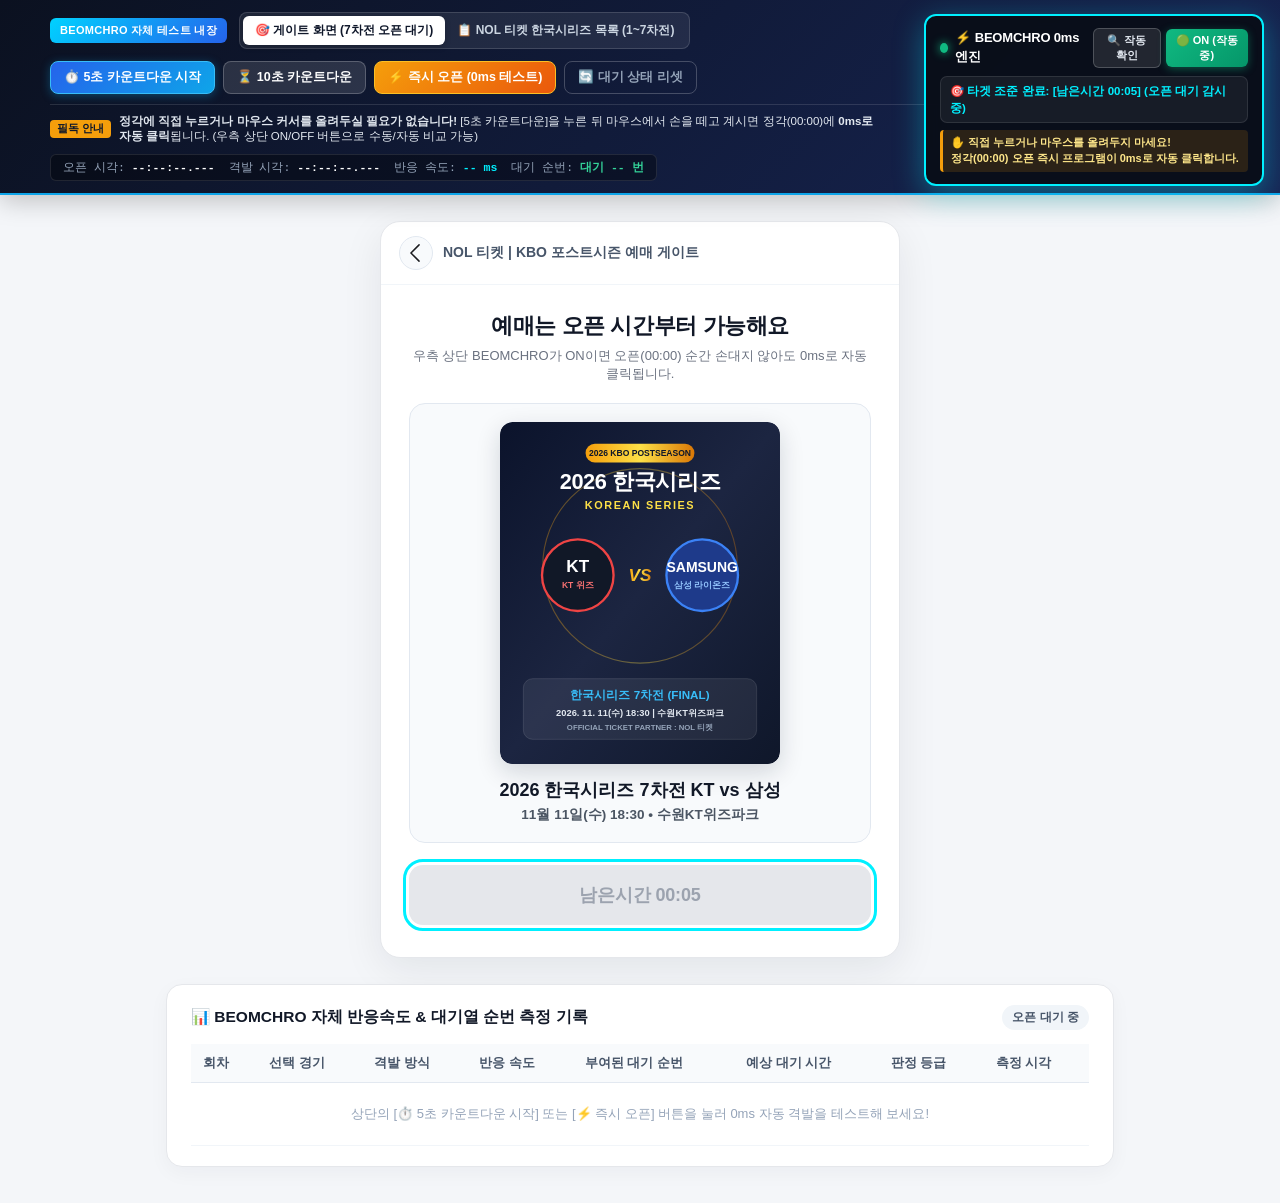
<file: simulator/index.html>
<!DOCTYPE html>
<html lang="ko">
<head>
  <meta charset="UTF-8">
  <meta name="viewport" content="width=device-width, initial-scale=1.0">
  <title>2026 한국시리즈 7차전 KT vs 삼성 | NOL 티켓 예매 게이트 & 자체 테스트</title>
  <link rel="stylesheet" href="style.css">
</head>
<body>

  <!-- 상단 BEOMCHRO 내장 자체 테스트 컨트롤 바 -->
  <section class="beomchro-test-bar">
    <div class="test-bar-inner">
      <div class="test-bar-left">
        <span class="engine-badge">BEOMCHRO 자체 테스트 내장</span>
        <div class="view-tabs">
          <button type="button" id="tabGateView" class="view-tab active">🎯 게이트 화면 (7차전 오픈 대기)</button>
          <button type="button" id="tabListView" class="view-tab">📋 NOL 티켓 한국시리즈 목록 (1~7차전)</button>
        </div>
      </div>

      <div class="test-bar-actions">
        <button type="button" id="btnCountdown5" class="ctrl-btn primary">⏱️ 5초 카운트다운 시작</button>
        <button type="button" id="btnCountdown10" class="ctrl-btn">⏳ 10초 카운트다운</button>
        <button type="button" id="btnInstantOpen" class="ctrl-btn accent">⚡ 즉시 오픈 (0ms 테스트)</button>
        <button type="button" id="btnReset" class="ctrl-btn outline">🔄 대기 상태 리셋</button>
      </div>
    </div>

    <!-- 친절한 행동 가이드 & 실시간 측정 전광판 -->
    <div class="test-bar-sub">
      <div class="user-faq-banner">
        <span class="faq-pill">필독 안내</span>
        <span><strong>정각에 직접 누르거나 마우스 커서를 올려두실 필요가 없습니다!</strong> [5초 카운트다운]을 누른 뒤 마우스에서 손을 떼고 계시면 정각(00:00)에 <strong>0ms로 자동 클릭</strong>됩니다. (우측 상단 ON/OFF 버튼으로 수동/자동 비교 가능)</span>
      </div>
      <div class="live-metrics">
        <div class="m-item">오픈 시각: <strong id="metricOpenTime">--:--:--.---</strong></div>
        <div class="m-item">격발 시각: <strong id="metricClickTime">--:--:--.---</strong></div>
        <div class="m-item highlight">반응 속도: <strong id="metricLatency">-- ms</strong></div>
        <div class="m-item rank">대기 순번: <strong id="metricQueueRank">대기 -- 번</strong></div>
      </div>
    </div>
  </section>

  <!-- ====================================================================
       VIEW 1: 2026 한국시리즈 7차전 KT vs 삼성 (실제 인터파크/NOL 게이트 DOM 1:1 복제)
       Saved from: https://tickets.interpark.com/gates/ticket/26014459
       ==================================================================== -->
  <div id="gateViewContainer" class="view-container active">
    <div id="root">
      <div class="_layout_9pygw_1">
        <header class="_header_9pygw_48">
          <div class="_mobileHeader_q2xux_1">
            <button type="button" class="_backBtn_q2xux_40" id="btnBackToList" title="한국시리즈 경기 목록으로 돌아가기">
              <svg xmlns="http://www.w3.org/2000/svg" width="24" height="24" fill="none" viewBox="0 0 24 24">
                <path fill="#1B1C1F" d="M15.598 3.338a.75.75 0 0 0-1.061 0l-8.132 8.131a.75.75 0 0 0 0 1.061l8.132 8.132a.75.75 0 0 0 1.06-1.06L7.998 12l7.6-7.602a.75.75 0 0 0 0-1.06"></path>
              </svg>
            </button>
            <h2 class="gate-nav-title">NOL 티켓 | KBO 포스트시즌 예매 게이트</h2>
          </div>
        </header>

        <main class="_main_9pygw_63">
          <div class="_layout_1pxd8_1">
            <div class="_header_1pxd8_22">
              <h2 id="gateHeadline">예매는 오픈 시간부터 가능해요</h2>
              <p class="gate-sub-desc" id="gateSubDesc">카운트다운이 00:00이 되면 아래 버튼이 [예매하기]로 즉시 전환됩니다.</p>
            </div>

            <div class="_body_1pxd8_47">
              <div class="_productCard_1551m_1 _imageOnly_1551m_28">
                <div class="_card_1551m_32">
                  <!-- 2026 한국시리즈 공식 포스터 아트워크 (내장 SVG) -->
                  <div class="_poster_1551m_17 poster-svg-wrap">
                    <svg viewBox="0 0 360 440" xmlns="http://www.w3.org/2000/svg" class="ks-poster-svg">
                      <defs>
                        <linearGradient id="ksBg" x1="0%" y1="0%" x2="100%" y2="100%">
                          <stop offset="0%" stop-color="#0b132b" />
                          <stop offset="50%" stop-color="#1c2541" />
                          <stop offset="100%" stop-color="#0f172a" />
                        </linearGradient>
                        <linearGradient id="goldGrad" x1="0%" y1="0%" x2="100%" y2="0%">
                          <stop offset="0%" stop-color="#f59e0b" />
                          <stop offset="50%" stop-color="#fde047" />
                          <stop offset="100%" stop-color="#d97706" />
                        </linearGradient>
                      </defs>
                      <rect width="360" height="440" rx="16" fill="url(#ksBg)" />
                      <circle cx="180" cy="185" r="125" fill="none" stroke="url(#goldGrad)" stroke-width="1.5" stroke-opacity="0.35" />
                      <rect x="110" y="28" width="140" height="24" rx="12" fill="url(#goldGrad)" />
                      <text x="180" y="44" text-anchor="middle" fill="#0f172a" font-size="11" font-weight="900" font-family="sans-serif">2026 KBO POSTSEASON</text>
                      <text x="180" y="86" text-anchor="middle" fill="#ffffff" font-size="28" font-weight="900" font-family="sans-serif" letter-spacing="-0.5">2026 한국시리즈</text>
                      <text x="180" y="112" text-anchor="middle" fill="#fde047" font-size="14" font-weight="800" font-family="sans-serif" letter-spacing="2">KOREAN SERIES</text>

                      <!-- KT WIZ vs SAMSUNG LIONS Matchup Emblem -->
                      <g transform="translate(42, 145)">
                        <circle cx="58" cy="52" r="46" fill="#111827" stroke="#ef4444" stroke-width="3" />
                        <text x="58" y="48" text-anchor="middle" fill="#ffffff" font-size="22" font-weight="900" font-family="sans-serif">KT</text>
                        <text x="58" y="68" text-anchor="middle" fill="#f87171" font-size="11" font-weight="800" font-family="sans-serif">KT 위즈</text>

                        <text x="138" y="60" text-anchor="middle" fill="url(#goldGrad)" font-size="22" font-weight="900" font-style="italic" font-family="sans-serif">VS</text>

                        <circle cx="218" cy="52" r="46" fill="#1e3a8a" stroke="#3b82f6" stroke-width="3" />
                        <text x="218" y="48" text-anchor="middle" fill="#ffffff" font-size="18" font-weight="900" font-family="sans-serif">SAMSUNG</text>
                        <text x="218" y="68" text-anchor="middle" fill="#93c5fd" font-size="11" font-weight="800" font-family="sans-serif">삼성 라이온즈</text>
                      </g>

                      <rect x="30" y="330" width="300" height="78" rx="12" fill="rgba(255,255,255,0.07)" stroke="rgba(255,255,255,0.15)" />
                      <text id="posterSeriesBadge" x="180" y="356" text-anchor="middle" fill="#38bdf8" font-size="15" font-weight="900" font-family="sans-serif">한국시리즈 7차전 (FINAL)</text>
                      <text id="posterDateVenue" x="180" y="378" text-anchor="middle" fill="#e2e8f0" font-size="12" font-weight="700" font-family="sans-serif">2026. 11. 11(수) 18:30 | 수원KT위즈파크</text>
                      <text x="180" y="396" text-anchor="middle" fill="#94a3b8" font-size="10" font-weight="600" font-family="sans-serif">OFFICIAL TICKET PARTNER : NOL 티켓</text>
                    </svg>
                  </div>
                  <h3 id="gateMatchTitle">2026 한국시리즈 7차전 KT vs 삼성</h3>
                  <p class="gate-match-meta" id="gateMatchMeta">11월 11일(수) 18:30 • 수원KT위즈파크</p>
                </div>
              </div>

              <!-- 실제 인터파크/NOL 티켓 게이트 버튼 구조 (_button_4ncv0_1 _primary_2p3w6_7 _disabled_2p3w6_34) -->
              <div class="buttons">
                <button id="btn-booking" type="button" disabled="" class="_button_4ncv0_1 _primary_2p3w6_7 _disabled_2p3w6_34">
                  <span class="_content_2p3w6_38" id="bookingBtnText">남은시간 00:05</span>
                </button>
              </div>
            </div>
          </div>
        </main>
      </div>
    </div>
  </div>

  <!-- ====================================================================
       VIEW 2: NOL 티켓 | 스포츠 | 한국시리즈 전체 경기 목록 (첨부 HTML 1:1 복제)
       Saved from: https://nol.yanolja.com/ticket/genre/sports/postseason
       ==================================================================== -->
  <div id="listViewContainer" class="view-container">
    <div class="nol-page-wrap">
      <!-- NOL 티켓 상단 헤더 -->
      <header class="nol-header">
        <div class="nol-header-inner">
          <div class="nol-logo-area">
            <span class="nol-logo-text">NOL <span class="nol-sub">티켓</span></span>
            <div class="nol-search-chip">
              <span>스포츠 • <strong>2026 KBO 한국시리즈</strong></span>
            </div>
          </div>
          <div class="nol-genre-tabs">
            <span class="genre-chip">프로야구</span>
            <span class="genre-chip">축구</span>
            <span class="genre-chip">배구</span>
            <span class="genre-chip">농구</span>
            <span class="genre-chip active">한국시리즈</span>
          </div>
        </div>
      </header>

      <!-- 한국시리즈 배너 -->
      <section class="nol-hero-banner">
        <div class="nol-hero-content">
          <span class="nol-postseason-tag">2026 KBO POSTSEASON</span>
          <h1>2026 KBO 한국시리즈 공식 예매</h1>
          <p>KT 위즈 vs 삼성 라이온즈 (7전 4선승제) • 각 경기 [예매하기] 클릭 시 게이트 대기 화면으로 이동합니다.</p>
        </div>
      </section>

      <!-- 경기 일정 카드 리스트 (첨부 파일의 1차전 ~ 7차전 동일 데이터) -->
      <section class="nol-game-list-section">
        <div class="nol-section-tabs">
          <span class="sec-tab active">예매하기 (7경기)</span>
          <span class="sec-tab">관람안내</span>
          <span class="sec-tab">좌석안내</span>
        </div>

        <div class="nol-game-list" id="nolGameList">
          <!-- JS에서 1차전~7차전 렌더링 -->
        </div>
      </section>
    </div>
  </div>

  <!-- 하단 최근 격발 테스트 기록 보드 -->
  <section class="benchmark-history-section">
    <div class="history-inner">
      <div class="history-head">
        <h3>📊 BEOMCHRO 자체 반응속도 & 대기열 순번 측정 기록</h3>
        <span id="benchStatusBadge" class="status-pill">대기 중</span>
      </div>
      <div class="history-table-wrap">
        <table class="history-table">
          <thead>
            <tr>
              <th>회차</th>
              <th>선택 경기</th>
              <th>격발 방식</th>
              <th>반응 속도</th>
              <th>부여된 대기 순번</th>
              <th>예상 대기 시간</th>
              <th>판정 등급</th>
              <th>측정 시각</th>
            </tr>
          </thead>
          <tbody id="historyTableBody">
            <tr class="empty-row">
              <td colspan="8">상단의 [⏱️ 5초 카운트다운 시작] 또는 [⚡ 즉시 오픈] 버튼을 눌러 0ms 자동 격발을 테스트해 보세요!</td>
            </tr>
          </tbody>
        </table>
      </div>
    </div>
  </section>

  <!-- 대기열 진입 결과 모달 (인터파크/NOL 티켓 대기열 창 1:1 재현) -->
  <div class="modal-backdrop" id="queueModal">
    <div class="modal-box">
      <div class="modal-top-bar">
        <span class="modal-brand">NOL 티켓 • 실시간 예매 대기열 시스템</span>
        <button type="button" class="modal-close" id="modalClose">&times;</button>
      </div>
      <div class="modal-body">
        <div class="queue-badge-top" id="modalTier">★ 신(GOD)의 영역 — 0ms 선점 성공</div>
        <h2 id="modalQueueTitle">접속 인원이 많아 대기 중입니다</h2>
        <p class="modal-game-subtitle" id="modalGameName">2026 한국시리즈 7차전 KT vs 삼성</p>

        <div class="queue-rank-box">
          <div class="q-label">나의 대기순번</div>
          <div class="q-number" id="modalQueueNumber">1번</div>
          <div class="q-wait" id="modalQueueWaitTime">예상 대기시간: 즉시 입장 (0초)</div>
          <div class="q-progress-track">
            <div class="q-progress-bar" id="modalProgressBar" style="width: 100%;"></div>
          </div>
        </div>

        <div class="queue-stat-list">
          <div class="q-row"><span>오픈 후 클릭 반응속도</span><strong id="modalLatency" class="c-cyan">0.12 ms</strong></div>
          <div class="q-row"><span>클릭 격발 방식</span><strong id="modalTriggerType">BEOMCHRO 0ms 자동 인젝션 (ON)</strong></div>
        </div>

        <p class="queue-explain" id="modalDesc">축하합니다! 오픈과 동시에 0ms로 가로채어 1번 대기열을 선점했습니다.</p>
        <div class="modal-btn-group">
          <button type="button" class="btn-modal-primary" id="modalConfirmBtn">🔄 다시 5초 카운트다운 테스트하기</button>
          <button type="button" class="btn-modal-secondary" id="modalCloseBtn2">창 닫기</button>
        </div>
      </div>
    </div>
  </div>

  <script src="/extension/content.js"></script>
  <script src="../extension/content.js"></script>
  <script src="script.js"></script>
</body>
</html>
</file>
<file: simulator/style.css>
/* ==========================================================================
   BEOMCHRO v2.1 Authentic NOL Ticket / Interpark Gate Simulator Stylesheet
   ========================================================================== */

:root {
  --nol-primary: #4f46e5;
  --nol-blue: #2563eb;
  --nol-dark: #1b1c1f;
  --nol-gray-text: #6b7280;
  --nol-bg: #f4f6f9;
  --nol-border: #e5e7eb;
  --beom-cyan: #00f0ff;
  --beom-emerald: #10b981;
  --beom-amber: #f59e0b;
  --beom-rose: #ef4444;
  --font-sans: -apple-system, BlinkMacSystemFont, "Apple SD Gothic Neo", "Pretendard", "Malgun Gothic", sans-serif;
  --font-mono: "JetBrains Mono", "SFMono-Regular", Menlo, monospace;
}

* {
  box-sizing: border-box;
  margin: 0;
  padding: 0;
}

body {
  font-family: var(--font-sans);
  background-color: var(--nol-bg);
  color: var(--nol-dark);
  min-height: 100vh;
  display: flex;
  flex-direction: column;
}

/* ==========================================================================
   1. 상단 BEOMCHRO 자체 테스트 컨트롤 바 (Floating Top Test Bar)
   ========================================================================== */
.beomchro-test-bar {
  background: linear-gradient(135deg, #0b1120 0%, #172554 100%);
  color: #f8fafc;
  border-bottom: 2px solid #0ea5e9;
  padding: 12px 20px;
  position: sticky;
  top: 0;
  z-index: 1000;
  box-shadow: 0 6px 24px rgba(0, 0, 0, 0.22);
}

.test-bar-inner {
  max-width: 1180px;
  margin: 0 auto;
  display: flex;
  align-items: center;
  justify-content: space-between;
  flex-wrap: wrap;
  gap: 12px;
  padding-right: 350px; /* 우측 상단 BEOMCHRO HUD 위젯 여백 확보 */
}

@media (max-width: 1100px) {
  .test-bar-inner {
    padding-right: 0;
  }
}

.test-bar-left {
  display: flex;
  align-items: center;
  gap: 12px;
  flex-wrap: wrap;
}

.engine-badge {
  background: linear-gradient(135deg, #00d2ff, #2563eb);
  color: #ffffff;
  font-size: 11px;
  font-weight: 800;
  padding: 5px 10px;
  border-radius: 6px;
  letter-spacing: 0.3px;
}

.view-tabs {
  display: inline-flex;
  background: rgba(255, 255, 255, 0.08);
  padding: 3px;
  border-radius: 8px;
  border: 1px solid rgba(255, 255, 255, 0.14);
}

.view-tab {
  background: transparent;
  color: #cbd5e1;
  border: none;
  padding: 6px 12px;
  border-radius: 6px;
  font-size: 12px;
  font-weight: 700;
  cursor: pointer;
  transition: all 0.15s ease;
}

.view-tab.active {
  background: #ffffff;
  color: #0f172a;
  box-shadow: 0 2px 6px rgba(0, 0, 0, 0.2);
}

.test-bar-actions {
  display: flex;
  align-items: center;
  gap: 8px;
  flex-wrap: wrap;
}

.ctrl-btn {
  background: rgba(255, 255, 255, 0.12);
  color: #ffffff;
  border: 1px solid rgba(255, 255, 255, 0.22);
  padding: 7px 13px;
  border-radius: 8px;
  font-size: 12.5px;
  font-weight: 700;
  cursor: pointer;
  transition: all 0.15s ease;
}

.ctrl-btn:hover {
  background: rgba(255, 255, 255, 0.22);
  transform: translateY(-1px);
}

.ctrl-btn.primary {
  background: linear-gradient(135deg, #2563eb, #0ea5e9);
  border-color: #38bdf8;
  box-shadow: 0 2px 10px rgba(14, 165, 233, 0.35);
}

.ctrl-btn.accent {
  background: linear-gradient(135deg, #f59e0b, #ea580c);
  border-color: #fbbf24;
}

.ctrl-btn.outline {
  background: transparent;
  color: #94a3b8;
}

.test-bar-sub {
  max-width: 1180px;
  margin: 10px auto 0 auto;
  padding-top: 9px;
  padding-right: 350px;
  border-top: 1px solid rgba(255, 255, 255, 0.12);
  display: flex;
  align-items: center;
  justify-content: space-between;
  flex-wrap: wrap;
  gap: 10px;
  font-size: 12px;
}

@media (max-width: 1100px) {
  .test-bar-sub {
    padding-right: 0;
  }
}

.user-faq-banner {
  display: flex;
  align-items: center;
  gap: 8px;
  color: #e2e8f0;
  font-size: 11.5px;
}

.faq-pill {
  background: #f59e0b;
  color: #0f172a;
  font-weight: 800;
  font-size: 10.5px;
  padding: 2px 7px;
  border-radius: 4px;
  flex-shrink: 0;
}

.live-metrics {
  display: flex;
  align-items: center;
  gap: 14px;
  background: rgba(0, 0, 0, 0.35);
  padding: 5px 12px;
  border-radius: 6px;
  border: 1px solid rgba(255, 255, 255, 0.1);
  font-family: var(--font-mono);
  font-size: 11.5px;
}

.m-item {
  color: #94a3b8;
}

.m-item strong {
  color: #ffffff;
}

.m-item.highlight strong {
  color: #00f0ff;
}

.m-item.rank strong {
  color: #34d399;
}

/* ==========================================================================
   2. View Containers
   ========================================================================== */
.view-container {
  display: none;
}

.view-container.active {
  display: block;
}

/* ==========================================================================
   3. VIEW 1: 2026 한국시리즈 7차전 KT vs 삼성 게이트 (실제 인터파크/NOL 게이트 복제)
   ========================================================================== */
._layout_9pygw_1 {
  max-width: 520px;
  margin: 26px auto;
  background: #ffffff;
  border-radius: 20px;
  box-shadow: 0 12px 40px rgba(15, 23, 42, 0.08);
  border: 1px solid #e5e7eb;
  overflow: hidden;
}

._header_9pygw_48 {
  border-bottom: 1px solid #f1f5f9;
  padding: 14px 18px;
}

._mobileHeader_q2xux_1 {
  display: flex;
  align-items: center;
  gap: 10px;
}

._backBtn_q2xux_40 {
  background: #f8fafc;
  border: 1px solid #e2e8f0;
  width: 34px;
  height: 34px;
  border-radius: 50%;
  display: flex;
  align-items: center;
  justify-content: center;
  cursor: pointer;
}

._backBtn_q2xux_40:hover {
  background: #e2e8f0;
}

.gate-nav-title {
  font-size: 14px;
  font-weight: 700;
  color: #475569;
}

._main_9pygw_63 {
  padding: 26px 28px 32px 28px;
}

._header_1pxd8_22 {
  text-align: center;
  margin-bottom: 20px;
}

._header_1pxd8_22 h2 {
  font-size: 22px;
  font-weight: 800;
  color: #111827;
  letter-spacing: -0.4px;
}

.gate-sub-desc {
  font-size: 13px;
  color: #6b7280;
  margin-top: 6px;
}

._productCard_1551m_1 {
  background: #f8fafc;
  border: 1px solid #e2e8f0;
  border-radius: 16px;
  padding: 18px;
  margin-bottom: 22px;
  text-align: center;
}

.poster-svg-wrap {
  max-width: 280px;
  margin: 0 auto 14px auto;
  border-radius: 12px;
  overflow: hidden;
  box-shadow: 0 8px 24px rgba(15, 23, 42, 0.16);
}

.ks-poster-svg {
  width: 100%;
  height: auto;
  display: block;
}

._card_1551m_32 h3 {
  font-size: 18px;
  font-weight: 800;
  color: #111827;
  margin-bottom: 4px;
}

.gate-match-meta {
  font-size: 13.5px;
  color: #4b5563;
  font-weight: 600;
}

/* 실제 게이트 버튼 CSS Modules 클래스 (_button_4ncv0_1 _primary_2p3w6_7 _disabled_2p3w6_34) */
.buttons {
  width: 100%;
}

._button_4ncv0_1 {
  width: 100%;
  min-height: 60px;
  border-radius: 14px;
  border: none;
  font-family: var(--font-sans);
  font-size: 18px;
  font-weight: 800;
  display: flex;
  align-items: center;
  justify-content: center;
  cursor: pointer;
  transition: all 0.12s ease;
}

/* 오픈 대기 중 (비활성화 상태: _disabled_2p3w6_34) */
._button_4ncv0_1._disabled_2p3w6_34,
._button_4ncv0_1:disabled {
  background: #e5e7eb;
  color: #9ca3af;
  cursor: not-allowed;
}

/* 정각 오픈 완료 (활성화 상태: _primary_2p3w6_7 without _disabled_2p3w6_34) */
._button_4ncv0_1._primary_2p3w6_7:not(._disabled_2p3w6_34):not(:disabled) {
  background: linear-gradient(135deg, #4338ca 0%, #2563eb 100%);
  color: #ffffff;
  box-shadow: 0 8px 25px rgba(37, 99, 235, 0.45);
}

._button_4ncv0_1._primary_2p3w6_7:not(._disabled_2p3w6_34):not(:disabled):hover {
  filter: brightness(1.08);
}

._content_2p3w6_38 {
  letter-spacing: -0.2px;
}

/* ==========================================================================
   4. VIEW 2: NOL 티켓 | 스포츠 | 한국시리즈 목록 화면 (첨부 HTML 1:1 복제)
   ========================================================================== */
.nol-page-wrap {
  max-width: 980px;
  margin: 22px auto;
  background: #ffffff;
  border-radius: 20px;
  border: 1px solid #e5e7eb;
  box-shadow: 0 10px 30px rgba(15, 23, 42, 0.05);
  overflow: hidden;
}

.nol-header {
  padding: 16px 24px;
  border-bottom: 1px solid #f1f5f9;
}

.nol-header-inner {
  display: flex;
  align-items: center;
  justify-content: space-between;
  flex-wrap: wrap;
  gap: 12px;
}

.nol-logo-area {
  display: flex;
  align-items: center;
  gap: 14px;
}

.nol-logo-text {
  font-size: 22px;
  font-weight: 900;
  color: #111827;
  letter-spacing: -0.6px;
}

.nol-logo-text .nol-sub {
  color: #4f46e5;
}

.nol-search-chip {
  background: #f1f5f9;
  padding: 6px 14px;
  border-radius: 999px;
  font-size: 13px;
  color: #334155;
}

.nol-genre-tabs {
  display: flex;
  gap: 6px;
}

.genre-chip {
  padding: 6px 12px;
  border-radius: 999px;
  font-size: 12.5px;
  font-weight: 600;
  color: #64748b;
  background: #f8fafc;
}

.genre-chip.active {
  background: #111827;
  color: #ffffff;
  font-weight: 800;
}

.nol-hero-banner {
  background: linear-gradient(135deg, #0f172a 0%, #1e3a8a 100%);
  color: #ffffff;
  padding: 28px 30px;
}

.nol-postseason-tag {
  display: inline-block;
  background: #fde047;
  color: #0f172a;
  font-size: 11px;
  font-weight: 900;
  padding: 3px 9px;
  border-radius: 999px;
  margin-bottom: 8px;
}

.nol-hero-content h1 {
  font-size: 24px;
  font-weight: 900;
  margin-bottom: 6px;
}

.nol-hero-content p {
  font-size: 13.5px;
  color: #cbd5e1;
}

.nol-game-list-section {
  padding: 20px 26px 30px 26px;
}

.nol-section-tabs {
  display: flex;
  gap: 20px;
  border-bottom: 2px solid #f1f5f9;
  margin-bottom: 18px;
}

.sec-tab {
  padding: 10px 4px;
  font-size: 15px;
  font-weight: 700;
  color: #94a3b8;
  border-bottom: 3px solid transparent;
  margin-bottom: -2px;
}

.sec-tab.active {
  color: #111827;
  border-bottom-color: #111827;
}

.nol-game-list {
  display: flex;
  flex-direction: column;
  gap: 12px;
}

.nol-game-card {
  display: grid;
  grid-template-columns: 210px 1fr 150px;
  align-items: center;
  gap: 16px;
  padding: 18px 22px;
  border: 1px solid #e5e7eb;
  border-radius: 16px;
  background: #ffffff;
  transition: all 0.15s ease;
}

.nol-game-card:hover {
  border-color: #93c5fd;
  box-shadow: 0 4px 16px rgba(37, 99, 235, 0.08);
}

@media (max-width: 720px) {
  .nol-game-card {
    grid-template-columns: 1fr;
    text-align: center;
  }
}

.game-info-col {
  display: flex;
  flex-direction: column;
  gap: 6px;
}

.joint-product-badge {
  display: inline-flex;
  align-items: center;
  width: fit-content;
  background: #eef2ff;
  color: #4338ca;
  font-size: 12px;
  font-weight: 800;
  padding: 3px 9px;
  border-radius: 6px;
}

.game-date-str {
  font-size: 16.5px;
  font-weight: 800;
  color: #111827;
}

.game-venue-str {
  font-size: 13.5px;
  color: #6b7280;
}

.game-matchup-col {
  display: flex;
  align-items: center;
  justify-content: center;
  gap: 22px;
}

.team-block {
  display: flex;
  align-items: center;
  gap: 10px;
}

.team-emblem {
  width: 44px;
  height: 44px;
  border-radius: 50%;
  display: flex;
  align-items: center;
  justify-content: center;
  font-weight: 900;
  font-size: 13px;
  color: #ffffff;
}

.team-emblem.kt {
  background: #111827;
  border: 2px solid #ef4444;
}

.team-emblem.ss {
  background: #1d4ed8;
  border: 2px solid #60a5fa;
}

.ha-badge {
  display: inline-block;
  font-size: 10px;
  font-weight: 800;
  padding: 1px 5px;
  border-radius: 4px;
  color: #ffffff;
  margin-right: 4px;
}

.ha-badge.home {
  background: #4f46e5;
}

.ha-badge.away {
  background: #9ca3af;
}

.team-name {
  font-size: 15px;
  font-weight: 800;
  color: #111827;
}

.vs-divider {
  font-size: 13px;
  font-weight: 800;
  color: #cbd5e1;
}

.joint-rectangle-button--variant_outlined_primary {
  width: 100%;
  min-height: 44px;
  border-radius: 10px;
  border: 1.5px solid #4f46e5;
  background: #ffffff;
  color: #4f46e5;
  font-size: 14px;
  font-weight: 800;
  cursor: pointer;
  transition: all 0.15s ease;
}

.joint-rectangle-button--variant_outlined_primary:hover {
  background: #4f46e5;
  color: #ffffff;
}

/* ==========================================================================
   5. 하단 측정 히스토리 테이블
   ========================================================================== */
.benchmark-history-section {
  max-width: 980px;
  width: 100%;
  margin: 0 auto 36px auto;
  padding: 0 16px;
}

.history-inner {
  background: #ffffff;
  border: 1px solid #e5e7eb;
  border-radius: 16px;
  padding: 20px 24px;
  box-shadow: 0 6px 20px rgba(15, 23, 42, 0.04);
}

.history-head {
  display: flex;
  align-items: center;
  justify-content: space-between;
  margin-bottom: 14px;
}

.history-head h3 {
  font-size: 15.5px;
  font-weight: 800;
  color: #111827;
}

.status-pill {
  background: #f1f5f9;
  color: #475569;
  font-size: 12px;
  font-weight: 700;
  padding: 4px 10px;
  border-radius: 999px;
}

.status-pill.done {
  background: #dcfce7;
  color: #15803d;
}

.history-table-wrap {
  overflow-x: auto;
}

.history-table {
  width: 100%;
  border-collapse: collapse;
  font-size: 13px;
  text-align: left;
}

.history-table th {
  background: #f8fafc;
  color: #475569;
  font-weight: 700;
  padding: 10px 12px;
  border-bottom: 1px solid #e2e8f0;
}

.history-table td {
  padding: 10px 12px;
  border-bottom: 1px solid #f1f5f9;
  color: #1e293b;
}

.history-table .empty-row td {
  text-align: center;
  color: #94a3b8;
  padding: 22px;
}

.tier-tag {
  display: inline-block;
  padding: 2px 8px;
  border-radius: 5px;
  font-size: 11.5px;
  font-weight: 800;
}

.tier-tag.god { background: #dcfce7; color: #15803d; }
.tier-tag.pro { background: #e0f2fe; color: #0369a1; }
.tier-tag.normal { background: #fef3c7; color: #b45309; }
.tier-tag.late { background: #fee2e2; color: #b91c1c; }

/* ==========================================================================
   6. 대기열 결과 모달 (NOL 티켓 대기열 팝업)
   ========================================================================== */
.modal-backdrop {
  position: fixed;
  inset: 0;
  background: rgba(15, 23, 42, 0.72);
  backdrop-filter: blur(5px);
  display: none;
  align-items: center;
  justify-content: center;
  z-index: 2000;
}

.modal-backdrop.open {
  display: flex;
}

.modal-box {
  background: #ffffff;
  width: 92%;
  max-width: 440px;
  border-radius: 20px;
  overflow: hidden;
  box-shadow: 0 25px 60px rgba(0, 0, 0, 0.35);
  animation: popIn 0.2s ease-out;
}

@keyframes popIn {
  from { opacity: 0; transform: scale(0.95); }
  to { opacity: 1; transform: scale(1); }
}

.modal-top-bar {
  background: #111827;
  color: #ffffff;
  padding: 13px 18px;
  display: flex;
  align-items: center;
  justify-content: space-between;
}

.modal-brand {
  font-size: 12.5px;
  font-weight: 800;
  color: #38bdf8;
}

.modal-close {
  background: none;
  border: none;
  color: #94a3b8;
  font-size: 22px;
  cursor: pointer;
  line-height: 1;
}

.modal-body {
  padding: 24px 22px;
  text-align: center;
}

.queue-badge-top {
  display: inline-block;
  background: #dcfce7;
  color: #15803d;
  font-size: 12px;
  font-weight: 800;
  padding: 4px 12px;
  border-radius: 999px;
  margin-bottom: 10px;
}

.modal-body h2 {
  font-size: 20px;
  font-weight: 900;
  color: #111827;
}

.modal-game-subtitle {
  font-size: 13px;
  color: #64748b;
  margin-top: 4px;
  margin-bottom: 16px;
}

.queue-rank-box {
  background: #f8fafc;
  border: 2px solid #3b82f6;
  border-radius: 14px;
  padding: 18px 16px;
  margin-bottom: 16px;
}

.q-label {
  font-size: 12.5px;
  font-weight: 700;
  color: #64748b;
}

.q-number {
  font-family: var(--font-mono);
  font-size: 38px;
  font-weight: 900;
  color: #2563eb;
  margin: 4px 0;
}

.q-wait {
  font-size: 13px;
  font-weight: 700;
  color: #059669;
  margin-bottom: 10px;
}

.q-progress-track {
  height: 8px;
  background: #e2e8f0;
  border-radius: 999px;
  overflow: hidden;
}

.q-progress-bar {
  height: 100%;
  background: linear-gradient(90deg, #2563eb, #00d2ff);
}

.queue-stat-list {
  background: #f1f5f9;
  border-radius: 10px;
  padding: 12px 14px;
  margin-bottom: 14px;
  font-size: 13px;
}

.q-row {
  display: flex;
  justify-content: space-between;
  padding: 3px 0;
}

.c-cyan {
  color: #2563eb;
  font-family: var(--font-mono);
}

.queue-explain {
  font-size: 12.5px;
  color: #475569;
  line-height: 1.5;
  margin-bottom: 18px;
}

.modal-btn-group {
  display: flex;
  flex-direction: column;
  gap: 8px;
}

.btn-modal-primary {
  width: 100%;
  background: linear-gradient(135deg, #2563eb, #4f46e5);
  color: #ffffff;
  border: none;
  padding: 12px;
  border-radius: 10px;
  font-size: 14px;
  font-weight: 800;
  cursor: pointer;
}

.btn-modal-secondary {
  width: 100%;
  background: #f1f5f9;
  color: #475569;
  border: none;
  padding: 10px;
  border-radius: 10px;
  font-size: 13px;
  font-weight: 700;
  cursor: pointer;
}
</file>
